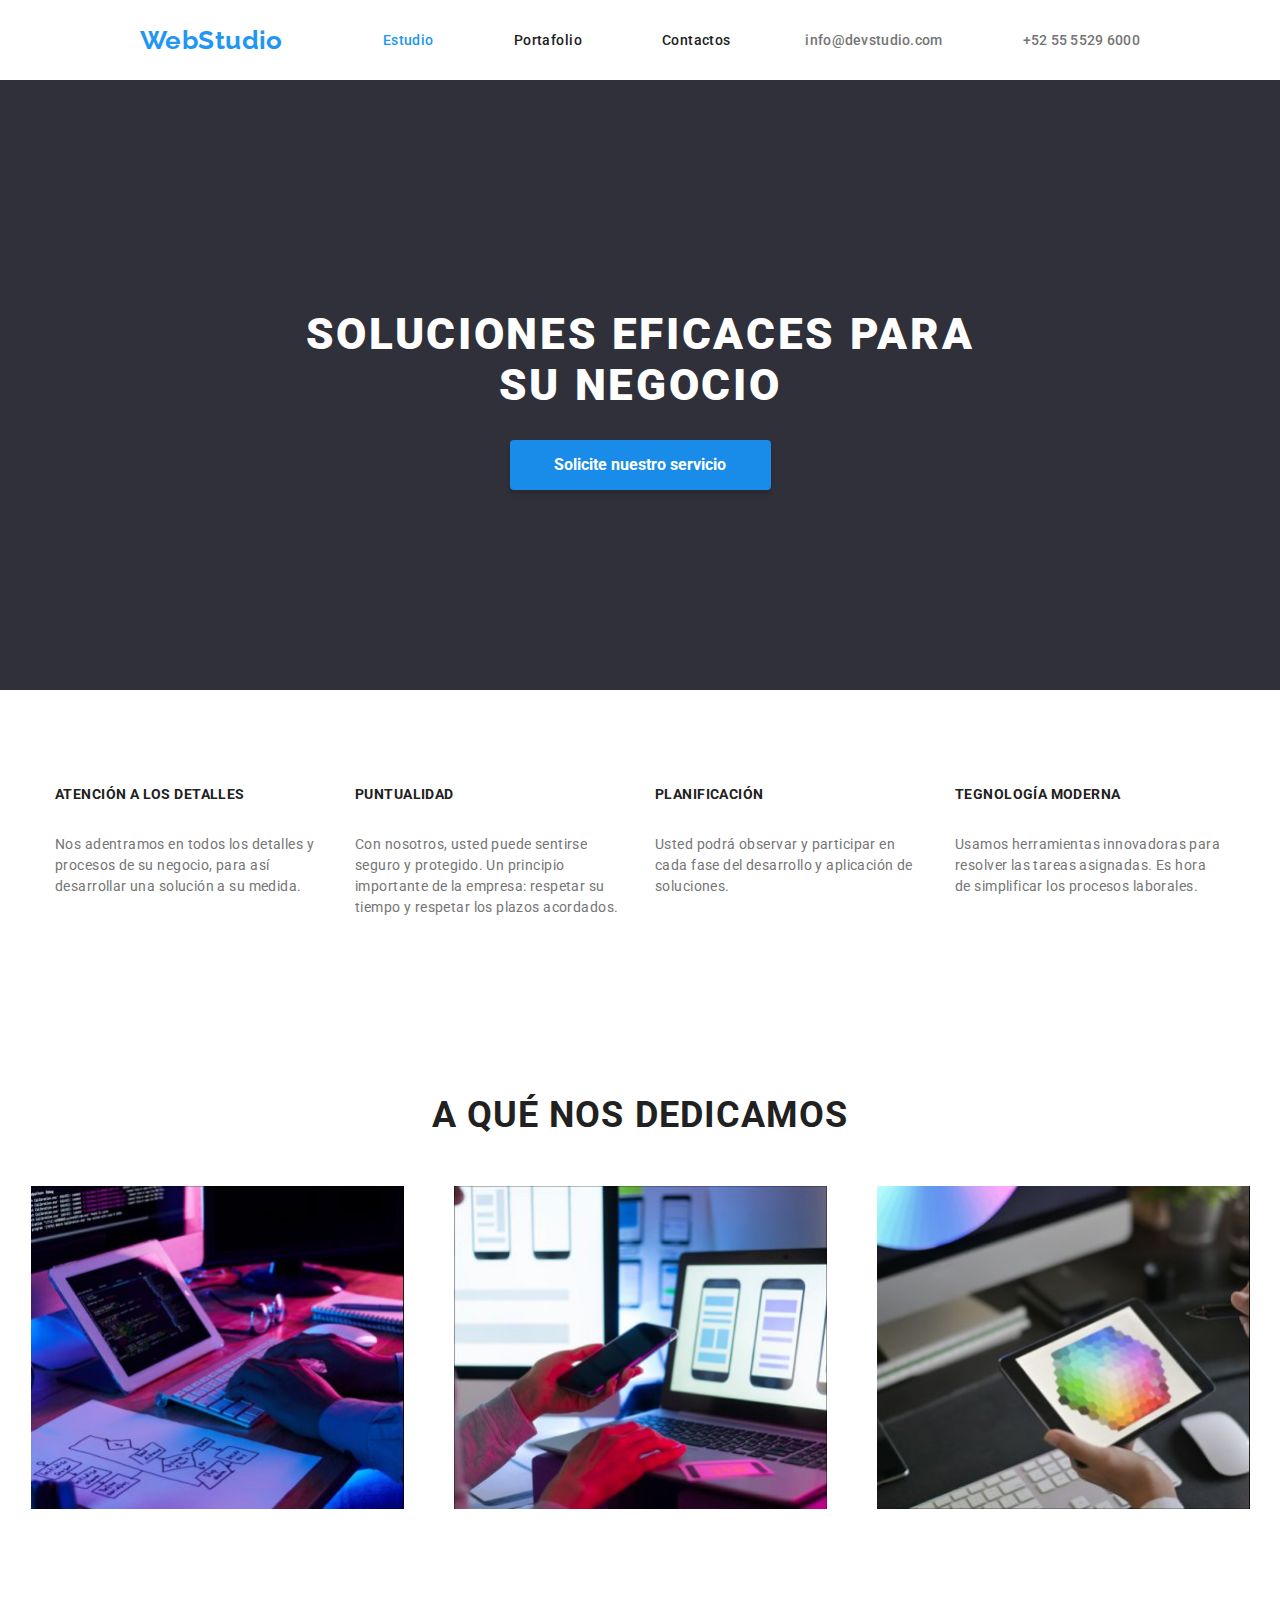
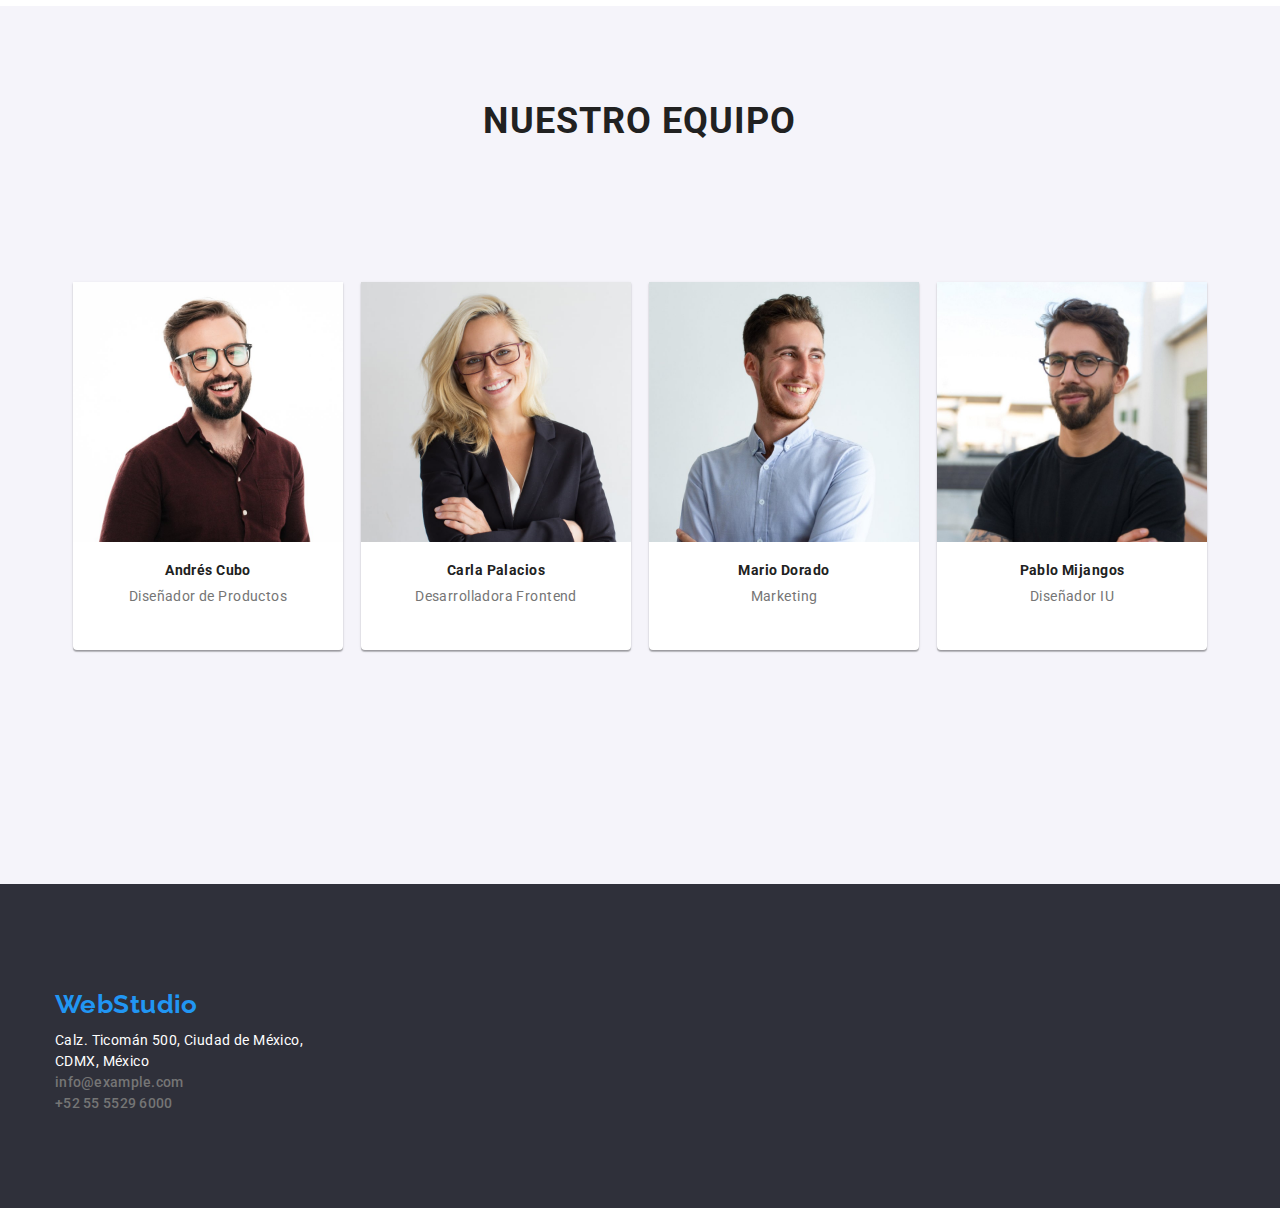
<file: index.html>
<!DOCTYPE html>
<html lang="en">
<head>
    <meta charset="UTF-8">
    <meta http-equiv="X-UA-Compatible" content="IE=edge">
    <meta name="viewport" content="width=device-width, initial-scale=1.0">
    <link href="css/normalize.css" rel="stylesheet">
    <link href="css/styles.css" rel="stylesheet">
    <link href="https://fonts.googleapis.com/css2?family=Raleway:wght@700&family=Roboto:wght@400;500;700;900&display=swap" rel="stylesheet">
    <title>WebStudio</title>
</head>

<body>
    <!-- Header Section -->
    <header>
        <nav class="header-nav">
            <!-- Logo -->
            <a class="logo" href="index.html">WebStudio</a>
            <!-- Menu -->
            <ul class="nav-menu"> 
                <li><a class="header-current" href="index.html">Estudio</a></li>
                <li><a class="header" href="portfolio.html">Portafolio</a></li>
                <li><a class="header" href="">Contactos</a></li>
            </ul>
        </nav>
        <!-- contacts -->
        <ul class="header-contacts">
            <li><a class="header-link" href="mailto:info@devstudio.com">info@devstudio.com</a></li>
            <li><a class="header-link" href="tel:+525555296000">+52 55 5529 6000</a></li>
        </ul>
    </header>

    <!-- Main Content -->
    <main>
        <!-- Section Banner -->
        <section class="section banner">
            <h1 class="banner-title">SOLUCIONES EFICACES PARA SU NEGOCIO</h1>
            <button class="banner-button" type="button">Solicite nuestro servicio</button>
        </section>
        <!-- Section Features -->
        <section class="section">
            <div class="container">
                <ul class="benefits">
                    <li>
                        <h4 class="title">ATENCIÓN A LOS DETALLES</h4>
                        <p class="description">
                            Nos adentramos en todos los detalles y procesos de su negocio, para así desarrollar una solución a su medida.
                        </p>
                    </li>
                    <li>
                        <h4 class="title">PUNTUALIDAD</h4>
                        <p class="description">
                            Con nosotros, usted puede sentirse seguro y protegido. Un principio importante de la empresa: respetar su tiempo y respetar los plazos acordados.
                        </p>
                    </li>
                    <li>
                        <h4 class="title">PLANIFICACIÓN</h4>
                        <p class="description">
                            Usted podrá observar y participar en cada fase del desarrollo y aplicación de soluciones.
                        </p>
                    </li>
                    <li>
                        <h4 class="title">TEGNOLOGÍA MODERNA</h4>
                        <p class="description">
                            Usamos herramientas innovadoras para resolver las tareas asignadas. Es hora de simplificar los procesos laborales.
                        </p>
                    </li>
                </ul>
            </div>
        </section>
        <!-- Section Services -->
        <section class="section services-section">
            <h2>A qué nos dedicamos</h2>
            <div class="container services">
                <!-- images -->
                <ul>
                    <li>
                        <img src="images/code.jpg" alt="persona escribiendo codigo base" width="373">
                    </li>
                    <li>
                        <img src="images/app.jpg" alt="persona desarrollando aplicación móvil" width="373">
                    </li>
                    <li>
                        <img src="images/style.jpg" alt="persona seleccionando estilos en tablet" width="373">
                    </li>
                </ul>
            </div>
        </section>
        <!-- Section Teamwork -->
        <section class="section teamwork-section">
            <h2>Nuestro Equipo</h2>
            <div class="container">
                <!-- Cards -->
                <ul class="team">
                    <li>
                        <img src="images/andres.jpg" alt="integrante1" width="270">
                        <h4>Andrés Cubo</h4>
                        <p>Diseñador de Productos</p>
                    </li>
                    <li>
                        <img src="images/carla.jpg" alt="integrante2" width="270">
                        <h4>Carla Palacios</h4>
                        <p>Desarrolladora Frontend</p>
                    </li>
                    <li>
                        <img src="images/mario.jpg" alt="integrante3" width="270">
                        <h4>Mario Dorado</h4>
                        <p>Marketing</p>
                    </li>
                    <li>
                        <img src="images/pablo.jpg" alt="integrante4" width="270">
                        <h4>Pablo Mijangos</h4>
                        <p>Diseñador IU </p>
                    </li>
                </ul>
            </div>
        </section>
    </main>

    <!-- Footer Section -->
    <footer class="footer">
        <div class="container">
            <a class="logo" href="/">WebStudio</a>
            <address class="footer-address">
                <ul>
                    <li>Calz. Ticomán 500, Ciudad de México,<br> CDMX, México <br></li>
                    <li><a class="footer-link" href="mailto:info@example.com">info@example.com</a> <br></li>
                    <li><a class="footer-link" href="tel:+525555296000 ">+52 55 5529 6000 </a></li>
                </ul>
            </address>
        </div>
    </footer>
</body>

</html>
</file>
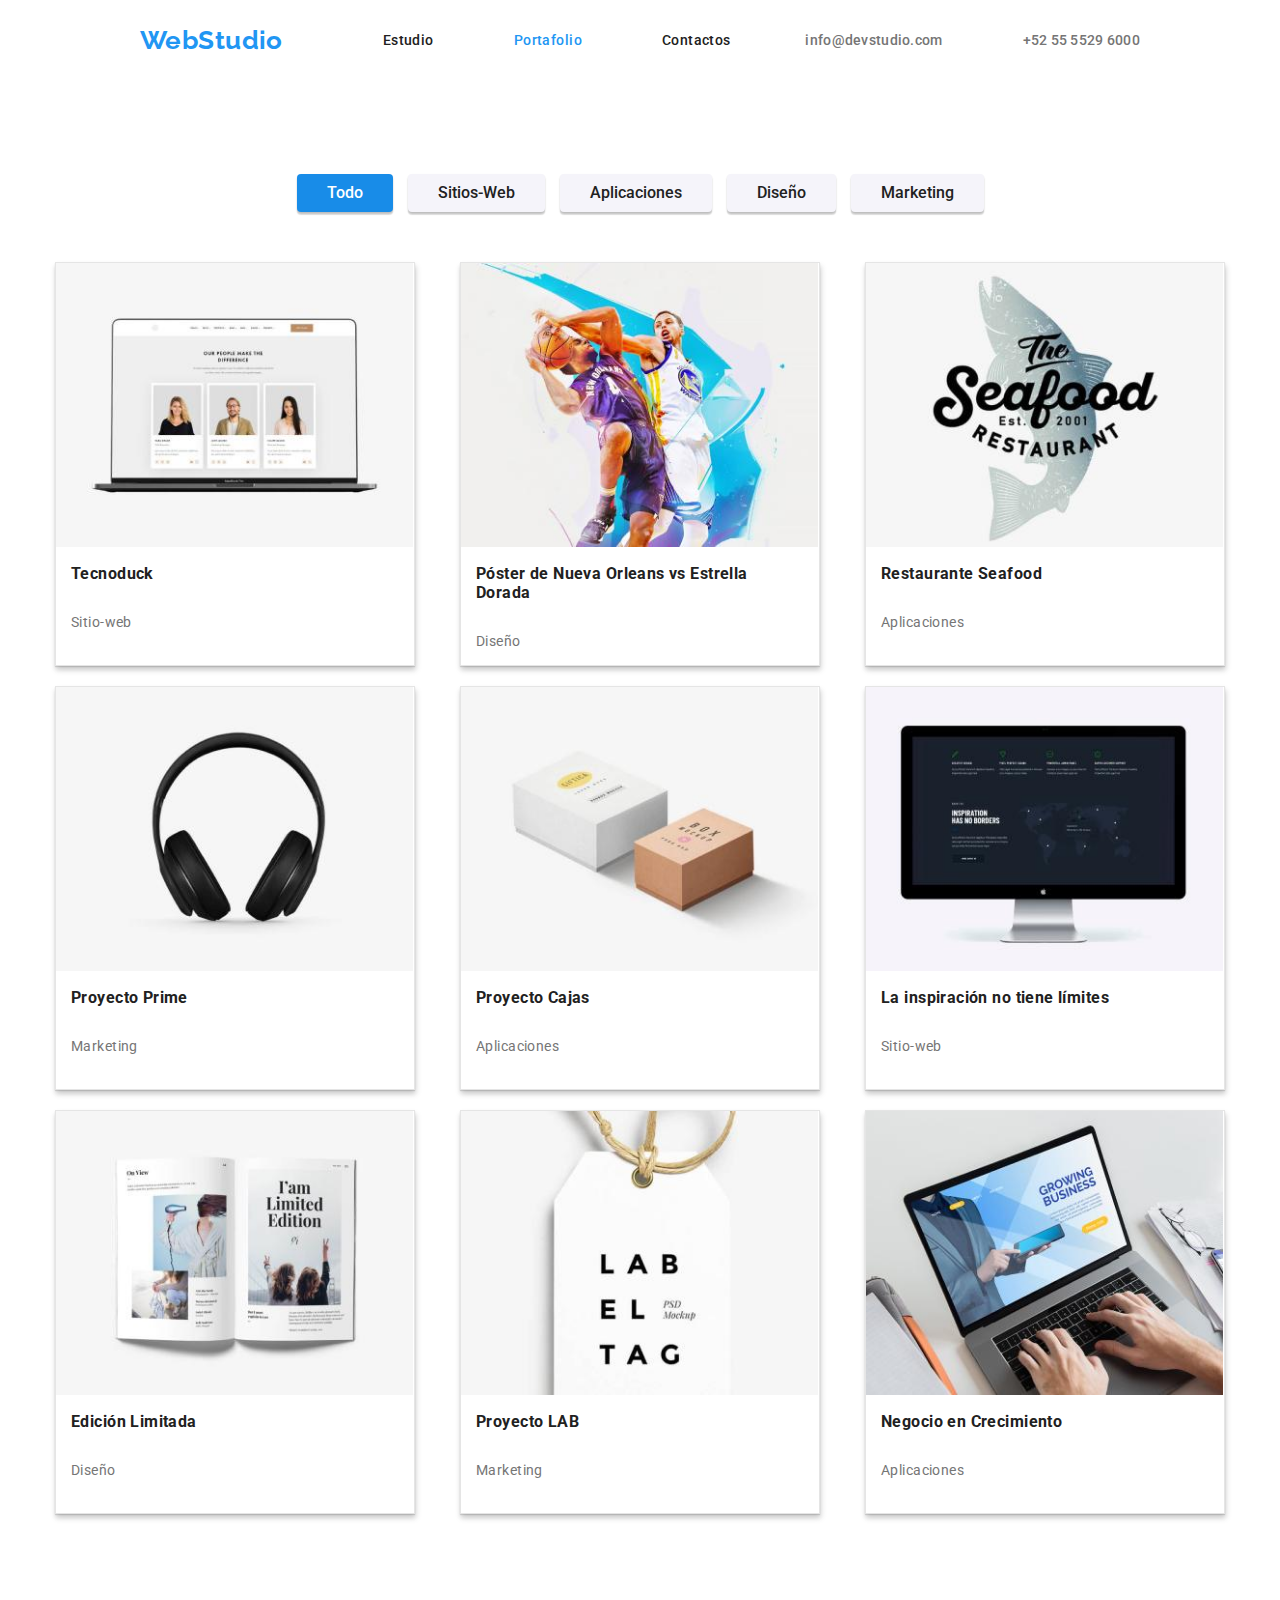
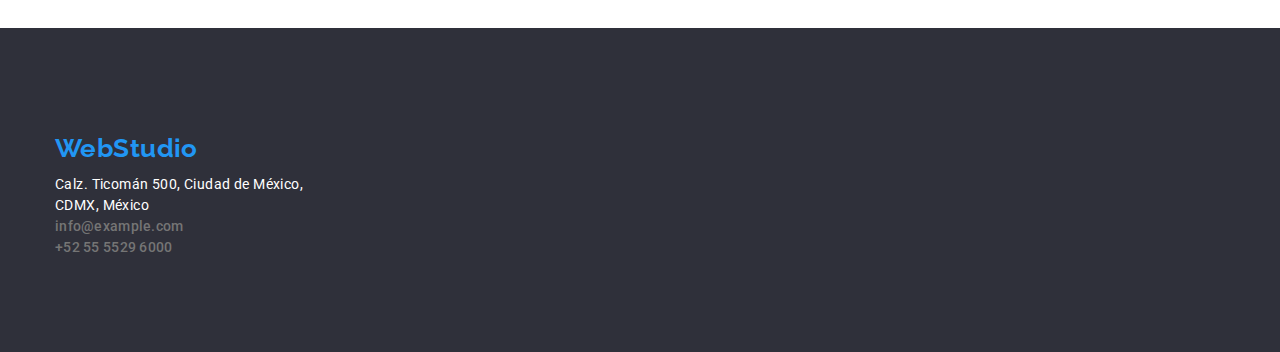
<file: portfolio.html>
<!DOCTYPE html>
<html lang="en">
<head>
    <meta charset="UTF-8">
    <meta http-equiv="X-UA-Compatible" content="IE=edge">
    <meta name="viewport" content="width=device-width, initial-scale=1.0">
    <title>Portafolio</title>
    <link href="css/normalize.css" rel="stylesheet">
    <link href="css/styles.css" rel="stylesheet">
    <link href="https://fonts.googleapis.com/css2?family=Raleway:wght@700&family=Roboto:wght@400;500;700;900&display=swap" rel="stylesheet">
</head>

<body>
    <!-- Header Section -->
    <header class="header-page">
        <nav>
            <!-- Logo -->
            <a class="logo" href="index.html">WebStudio</a>
            <!-- Menu -->
            <ul class="nav-menu"> 
                <li><a class="header" href="index.html">Estudio</a></li>
                <li><a class="header-current" href="portfolio.html">Portafolio</a></li>
                <li><a class="header" href="">Contactos</a></li>
            </ul>
        </nav>
        <!-- contacts -->
        <ul class="header-contacts">
            <li><a class="header-link" href="mailto:info@devstudio.com">info@devstudio.com</a></li>
            <li><a class="header-link" href="tel:+525555296000">+52 55 5529 6000</a></li>
        </ul>
    </header>

    <!-- Main Section -->
    <main>
        <section class="section portfolio-section">
            <div class="container">
                <!-- section filter -->
                <ul class="buttons-list">
                    <li><button class="buttons current" type="button">Todo</button></li>
                    <li><button class="buttons" type="button">Sitios-web</button></li>
                    <li><button class="buttons" type="button">Aplicaciones</button></li>
                    <li><button class="buttons" type="button">Diseño</button></li>
                    <li><button class="buttons" type="button">Marketing</button></li>
                </ul>

                <!-- section projects -->
                <ul class="projects">
                    <li>
                        <a href="#" class="link">
                            <img src="images/tecnoduck.jpg" alt="laptop abierta" width="357">
                            <h3 class="portfolio-title">Tecnoduck</h3>
                            <p class="portfolio-text">Sitio-web</p>
                        </a>
                    </li>

                    <li>
                        <a href="#">
                            <img src="images/poster.jpg" alt="jugadores de baloncesto" width="357">
                            <h3 class="portfolio-title">Póster de Nueva Orleans vs Estrella Dorada</h3>
                            <p class="portfolio-text">Diseño</p>
                        </a>
                    </li>

                    <li>
                        <a href="#">
                            <img src="images/seafood.jpg" alt="logo de restaurante" width="357">
                            <h3 class="portfolio-title">Restaurante Seafood</h3>
                            <p class="portfolio-text">Aplicaciones</p>
                        </a>
                    </li>

                    <li>
                        <a href="#">
                            <img src="images/prime.jpg" alt="auriculares" width="357">
                            <h3 class="portfolio-title">Proyecto Prime</h3>
                            <p class="portfolio-text">Marketing</p>
                        </a>
                    </li>

                    <li>
                        <a href="#">
                            <img src="images/boxes.jpg" alt="par de cajas" width="357">
                            <h3 class="portfolio-title">Proyecto Cajas</h3>
                            <p class="portfolio-text">Aplicaciones</p>
                        </a>
                    </li>

                    <li>
                        <a href="#">
                            <img src="images/nolimits.jpg" alt="monitor de pc" width="357">
                            <h3 class="portfolio-title">La inspiración no tiene límites</h3>
                            <p class="portfolio-text">Sitio-web</p>
                        </a>
                    </li>

                    <li>
                        <a href="#">
                            <img src="images/limited.jpg" alt="libro abierto" width="357">
                            <h3 class="portfolio-title">Edición Limitada</h3>
                            <p class="portfolio-text">Diseño</p>
                        </a>
                    </li>

                    <li>
                        <a href="#">
                            <img src="images/lab.jpg" alt="etiqueta de prenda" width="357">
                            <h3 class="portfolio-title">Proyecto LAB</h3>
                            <p class="portfolio-text">Marketing</p>
                        </a>
                    </li>

                    <li>
                        <a href="#">
                            <img src="images/growing.jpg" alt="persona tipeando en laptop" width="357">
                            <h3 class="portfolio-title">Negocio en Crecimiento</h3>
                            <p class="portfolio-text">Aplicaciones</p>
                        </a>
                    </li>
                </ul>
            </div>
        </section>
    </main>

    <!-- Section Footer -->
    <footer class="footer">
        <div class="container">
            <a class="logo" href="/">WebStudio</a>
            <address class="footer-address">
                <ul>
                    <li>Calz. Ticomán 500, Ciudad de México,<br> CDMX, México <br></li>
                    <li><a class="footer-link" href="mailto:info@example.com">info@example.com</a> <br></li>
                    <li><a class="footer-link" href="tel:+525555296000 ">+52 55 5529 6000 </a></li>
                </ul>  
            </address>
        </div>
    </footer>
</body>

</html>
</file>
<file: css/styles.css>
/* ----------------General Settings------------------ */
:root {
    --brand-color1: #E5E5E5;
    --brand-color2: #212121;
    --brand-color3: #757575;
    --brand-color4: #2196F3;
    --brand-color5: #2F303A;
    --brand-color6: #FFFFFF;
    --brand-color7: #188CE8;
    --brand-color8: #F5F4FA;
    --container-padding: calc((100% - 1200px) / 2);
}

* {
    margin: 0;
    padding: 0;
    box-sizing: border-box;
}

body {
    font-family: 'Roboto', 'Raleway', sans-serif;
    background-color: var(--brand-color6);
    color: var(--brand-color2);
    font-size: 14px;
    letter-spacing: 0.03em;
}

nav footer {
    cursor: pointer;
}

p {
    color: var(--brand-color3);
}

li {
    list-style: none;
}

a {
    text-decoration: none;
    color: var(--brand-color2);
}

.container {
    padding: 0 15px;
    max-width: 1200px;
    margin: 0 auto;
}

.section {
    padding: 94px 0;
}


/* ----------------Header Section-------------------- */
header {
    display: flex;
    justify-content: space-between;
    align-items: center;
    height: 80px;
    padding: 0;
    margin: 0 10em;
}
header nav {
    display: flex;
    align-items: center;
    gap: 100px;
}
header nav .nav-menu {
    display: flex;
    gap: 80px;
}
.header-contacts {
    display: flex;
    gap: 80px;
}
.logo {
    color: var(--brand-color4);
    font-family: 'Raleway', sans-serif;
    font-weight: 700;
    font-size: 26px;
    line-height: 2em;
    text-decoration: none;
}
.header {
    color: var(--brand-color2);
    font-weight: 500;
    font-size: 14px;
}
.header-current {
    color: var(--brand-color4);
    font-weight: 500;
    font-size: 14px;
}
.header-link {
    font-weight: 500;
    font-size: 14px;
    line-height: 1em;
    letter-spacing: 0.02em;
    color: var(--brand-color3);
    text-decoration: none;
}
.header:visited {
    color: var(--brand-color2);
}
.header:hover,
.header:active,
.header:focus,
.header-link:hover,
.header-link:active {
    color: var(--brand-color4);
}

/* ------------------Studio Page---------------------- */

/* -----------------Banner Section-------------------- */
.banner {
    background-color: var(--brand-color5);
    padding: 200px var(--container-padding);
    text-align: center;
}
.banner-title {
    color: var(--brand-color6);
    font-weight: 900;
    font-size: 44px;
    text-align: center;
    letter-spacing: 0.06em;
    padding: 0 20%;
}
.banner-button {
    background-color: var(--brand-color7);
    color: var(--brand-color6);
    width: 261px;
    height: 50px;
    font-weight: 700;
    font-size: 16px;
    cursor: pointer;
    border: none;
    border-radius: 4px;
    box-shadow: 0px 4px 4px rgba(0, 0, 0, 0.15);
}

/* ----------------Features Section------------------- */
.benefits {
    display: flex;
    align-items:flex-start;
    justify-content:space-between;
    width: 1170px;
    height: 122px;
}
.benefits li {
    width: 270px;
    height: 120px;
    line-height: 1.5em;
}
.title {
    height: 50px;
    text-transform: uppercase;
}

/* ----------------Services Section------------------- */
.services-section h2 {
    font-weight: 700;
    font-size: 36px;
    line-height: 42px;
    text-align: center;
    letter-spacing: 0.03em;
    text-transform: uppercase;
}
.services ul {
    display: flex;
    align-items: center;
    justify-content: center;
    margin-top: 50px;
}
.services ul li {
    margin-left: 25px;
    margin-right: 25px;
}

/* ------------------Team Section--------------------- */
.teamwork-section {
    background-color: var(--brand-color8);
}
.teamwork-section h2 {
    font-weight: 700;
    font-size: 36px;
    line-height: 42px;
    text-align: center;
    letter-spacing: 0.03em;
    text-transform: uppercase;
}
.team {
    display: flex;
    justify-content: space-evenly;
    flex-wrap: wrap;
    align-items: center;
    height: 648px;
}
.team li {
    background-color: var(--brand-color6);
    text-align: center;
    box-shadow: 0px 1px 3px rgba(0, 0, 0, 0.12), 0px 1px 1px rgba(0, 0, 0, 0.14), 0px 2px 1px rgba(0, 0, 0, 0.2);
    border-radius: 0px 0px 4px 4px;
    width: 270px;
    height: 368px;
    display: flex;
    flex-direction: column;
    justify-content: flex-start;
    cursor: pointer;
}
.team li h4 {
    margin: 20px 0 10px 0;
}
.team li p {
    margin-bottom: 30px;
}


/* -----------------Portfolio Page--------------------- */
.portfolio-section {
    background-color: var(--brand-color6);
    display: flex;
    justify-content: center;
}
/* ---------------Portfolio Buttons-------------------- */
.buttons-list {
    display: flex;
    align-items: center;
    justify-content: center;
    gap: 15px;
    margin-bottom: 50px;
}
.buttons {
    background-color: var(--brand-color8);
    color: var(--brand-color2);
    font-weight: 500;
    font-size: 16px;
    padding: 10px 30px;
    cursor: pointer;
    border: none;
    outline: none;
    border-radius: 4px;
    text-transform: capitalize;
    box-shadow: 0px 3px 1px rgba(0, 0, 0, 0.1), 0px 1px 2px rgba(0, 0, 0, 0.08), 0px 2px 2px rgba(0, 0, 0, 0.12);
}
.current {
    background-color: var(--brand-color7); 
    color: var(--brand-color6);
}
.buttons:hover,
.buttons:active, 
.buttons:focus {
    background-color: var(--brand-color7); 
    color: var(--brand-color6);
}
/* ---------------Portfolio Projects------------------- */
.projects {
    width: 1170px;
    display: flex;
    justify-content: space-between;
    flex-wrap: wrap;
}
.projects li {
    box-sizing: border-box;
    width: 370px;
    height: 404px;
    margin-bottom: 20px; 
    width: 360px;
    border: 1px solid var(--brand-color1);
    box-shadow: 0px 1px 1px rgba(0, 0, 0, 0.12), 0px 4px 4px rgba(0, 0, 0, 0.06), 1px 4px 6px rgba(0, 0, 0, 0.16);
}
.projects li a h3 {
    padding: 15px;
}
.projects li a p {
    padding: 15px;
}


/* ----------------Footer Section---------------------- */
.footer {
    padding: 94px var(--container-padding);
    background-color: var(--brand-color5);
}
.footer-address {
    font-style: normal;
    font-weight: 400;
    font-size: 14px;
    line-height: 1.5em;
    letter-spacing: 0.03em;
    color: var(--brand-color6);
    display: block;
}
.footer-link {
    font-weight: 500;
    font-size: 14px;
    line-height: 1em;
    letter-spacing: 0.02em;
    color: var(--brand-color3);
    text-decoration: none;
}
.footer-link:hover,
.footer-link:active {
    color: var(--brand-color4);
}
</file>
